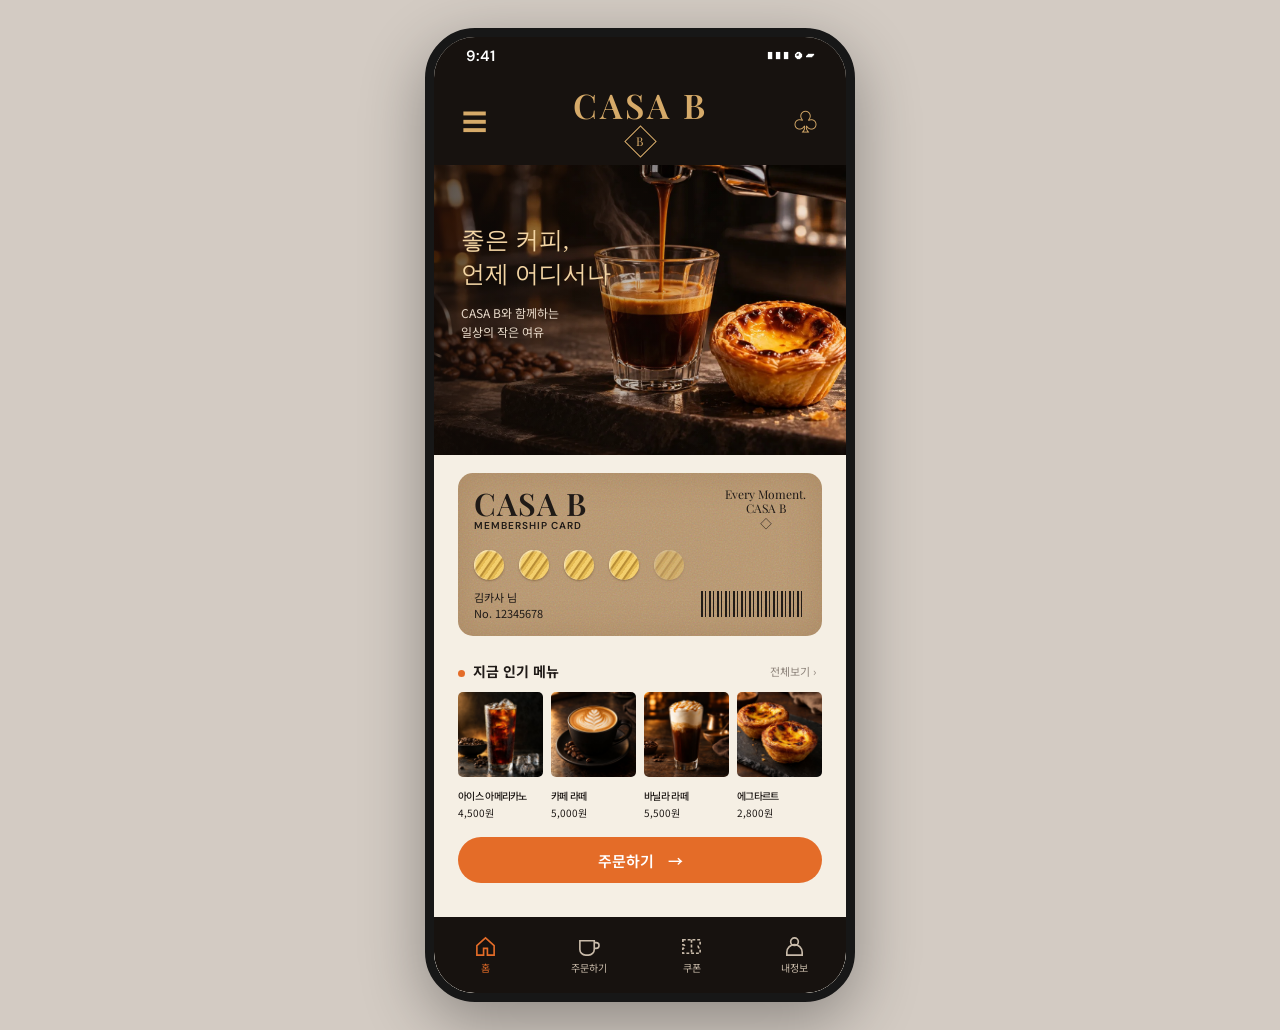
<file: app.html>
<!doctype html>
<html lang="ko"><head><meta charset="utf-8"><meta name="viewport" content="width=device-width,initial-scale=1,viewport-fit=cover"><title>CASA B | Every Moment.</title><style>
@import url('https://fonts.googleapis.com/css2?family=DM+Sans:wght@400;500;600;700&family=Noto+Sans+KR:wght@400;500;600;700&family=Playfair+Display:wght@400;500;600;700&display=swap');
:root{--black:#1f1a17;--gold:#d6aa69;--paper:#f5efe4;--orange:#e46c28;--kraft:#b99569}*{box-sizing:border-box}body{margin:0;background:#d3cbc3;font-family:'Noto Sans KR',sans-serif;color:var(--black)}button{font:inherit;cursor:pointer}.phone{width:min(100%,430px);min-height:100dvh;margin:auto;background:var(--paper);position:relative;overflow:hidden;box-shadow:0 12px 50px #0003}.status{height:38px;background:#17120f;color:white;display:flex;align-items:center;justify-content:space-between;padding:0 32px;font:600 15px 'DM Sans',sans-serif}.top{height:90px;background:#17120f;color:var(--gold);display:flex;align-items:center;justify-content:space-between;padding:0 23px}.iconbtn{background:none;border:0;color:inherit;padding:5px;font-size:25px}.brand{text-align:center;font:600 34px 'Playfair Display',serif;letter-spacing:3px;line-height:1}.diamond{font:12px 'Playfair Display',serif;display:block;width:23px;height:23px;line-height:20px;border:1px solid var(--gold);transform:rotate(45deg);margin:8px auto 0}.diamond span{display:block;transform:rotate(-45deg)}.hero{height:290px;position:relative;background:#241812 url('hero.png') center/cover no-repeat}.hero:before{content:'';position:absolute;inset:0;background:linear-gradient(90deg,#140d09b5,transparent 72%)}.heroCopy{position:absolute;top:58px;left:27px;color:#f3d5a4}.heroCopy h1{font-family:serif;font-size:24px;font-weight:500;line-height:1.43;margin:0 0 11px}.heroCopy p{font-size:12px;color:#e7d9c9;line-height:1.65;margin:0}.content{padding:18px 24px 110px;background:var(--paper)}.member{height:163px;position:relative;border-radius:15px;overflow:hidden;padding:15px 16px;background-color:#b9966c;background-image:url("data:image/svg+xml,%3Csvg viewBox='0 0 160 160' xmlns='http://www.w3.org/2000/svg'%3E%3Cfilter id='n'%3E%3CfeTurbulence type='fractalNoise' baseFrequency='.68' numOctaves='3' stitchTiles='stitch'/%3E%3C/filter%3E%3Crect width='100%25' height='100%25' filter='url(%23n)' opacity='.22'/%3E%3C/svg%3E");box-shadow:inset 0 0 35px #78533035}.member .name{font:600 31px 'Playfair Display',serif;letter-spacing:1px;line-height:1}.member small{display:block;font:600 10px 'DM Sans',sans-serif;letter-spacing:1px}.member .tag{position:absolute;right:16px;top:14px;font:12px/1.2 'Playfair Display',serif;text-align:center}.stamps{display:flex;gap:15px;margin-top:18px}.stamp{width:30px;height:30px;border-radius:50%;background:repeating-linear-gradient(125deg,#f3cf6d 0 3px,#b88d36 4px 5px,#e5bb54 6px 8px);box-shadow:inset 1px 1px 2px #fff9,0 1px 2px #59391670}.stamp.dim{opacity:.45}.member .person{position:absolute;bottom:15px;left:16px;font-size:11px}.barcode{position:absolute;right:17px;bottom:19px;width:104px;height:26px;background:repeating-linear-gradient(90deg,#211b17 0 2px,transparent 2px 4px,#211b17 4px 5px,transparent 5px 8px)}.sectionHead{display:flex;align-items:center;justify-content:space-between;margin:25px 0 11px}.sectionHead strong{font-size:14px}.dot{display:inline-block;width:7px;height:7px;background:var(--orange);border-radius:50%;margin-right:8px}.all{border:0;background:none;color:#8e847b;font-size:11px}.products{display:grid;grid-template-columns:repeat(4,minmax(0,1fr));gap:8px}.product{border:0;background:none;padding:0;text-align:left;color:inherit;min-width:0}.product img{width:100%;aspect-ratio:1;object-fit:cover;border-radius:5px;background:#d9c8b5}.product b{display:block;font-size:10px;font-weight:500;margin-top:6px;white-space:nowrap;letter-spacing:-.7px}.product span{display:block;font-size:10px;margin-top:2px}.cta{width:100%;height:46px;margin-top:17px;background:var(--orange);border:0;border-radius:25px;color:#fff;font-size:15px;font-weight:600}.cta span{margin-left:10px}.nav{position:absolute;bottom:0;left:0;right:0;height:76px;background:#17120f;color:#c9bbaa;display:grid;grid-template-columns:repeat(4,1fr);padding-bottom:env(safe-area-inset-bottom)}.nav button{border:0;background:none;color:inherit;font-size:10px;display:flex;align-items:center;justify-content:center;flex-direction:column;gap:2px}.nav button svg{width:23px;height:23px;stroke:currentColor;fill:none;stroke-width:1.7}.nav button.active{color:var(--orange)}.panel{min-height:600px;padding:30px 24px 110px;background:var(--paper)}.panel h2{font:600 28px 'Playfair Display',serif;margin:0 0 12px}.panel p{font-size:13px;color:#70645a}.menurow{display:flex;gap:14px;align-items:center;border-bottom:1px solid #d9cbbb;padding:13px 0}.menurow img{width:76px;height:76px;object-fit:cover;border-radius:8px}.menurow strong{font-size:14px}.menurow p{margin:4px 0}.add{margin-left:auto;border:1px solid var(--orange);color:var(--orange);border-radius:20px;background:transparent;padding:6px 12px}.summary{margin-top:20px;display:flex;justify-content:space-between;font-weight:700}.coupon{background:#c09d73;border-radius:12px;padding:22px;margin-top:22px}.field{display:block;width:100%;padding:13px;margin:12px 0;border:1px solid #d7c9b8;border-radius:7px;background:white}.back{border:0;background:none;font-size:13px;margin-bottom:25px}.notice{margin-top:14px;font-size:12px;color:#7c6d60}.overlay{position:absolute;inset:0;background:#0009;z-index:4;display:flex;align-items:center;justify-content:center;padding:25px}.modal{background:var(--paper);border-radius:15px;padding:24px;width:100%;max-width:350px}.modal img{width:100%;max-height:200px;object-fit:cover;border-radius:8px}.close{float:right;background:none;border:0;font-size:24px}.hidden{display:none!important}@media(min-width:600px){body{padding:28px}.phone{min-height:900px;border:9px solid #171717;border-radius:50px;box-shadow:0 20px 65px #0005}.nav{border-radius:0 0 40px 40px}.content{min-height:520px}}
</style></head><body><div class="phone"><div class="status"><span>9:41</span><span>▮▮▮ ◕ ▰</span></div><header class="top"><button class="iconbtn" id="menuBtn" aria-label="메뉴">☰</button><div class="brand">CASA B<div class="diamond"><span>B</span></div></div><button class="iconbtn" id="bagBtn" aria-label="장바구니">♧</button></header><main id="main"></main><nav class="nav" id="nav"><button data-tab="home" class="active"><svg viewBox="0 0 24 24"><path d="m3 11 9-8 9 8v10h-7v-7h-4v7H3z"/></svg>홈</button><button data-tab="order"><svg viewBox="0 0 24 24"><path d="M3 6h15v9a6 6 0 0 1-6 6H9a6 6 0 0 1-6-6zM18 8h2a3 3 0 0 1 0 6h-2"/></svg>주문하기</button><button data-tab="coupon"><svg viewBox="0 0 24 24"><path d="M3 5h18v5a2 2 0 0 0 0 4v5H3v-5a2 2 0 0 0 0-4zM12 5v14" stroke-dasharray="3 2"/></svg>쿠폰</button><button data-tab="account"><svg viewBox="0 0 24 24"><circle cx="12" cy="7" r="4"/><path d="M4 21v-3a8 8 0 0 1 16 0v3z"/></svg>내정보</button></nav><div id="overlay" class="overlay hidden"></div></div><script>
const products=[{name:'아이스 아메리카노',price:4500,img:'americano.png'},{name:'카페 라떼',price:5000,img:'latte.png'},{name:'바닐라 라떼',price:5500,img:'vanilla.png'},{name:'에그타르트',price:2800,img:'tart.png'}];let cart=[],tab='home';const main=document.querySelector('#main');const won=n=>n.toLocaleString('ko-KR')+'원';function show(t){tab=t;document.querySelectorAll('.nav button').forEach(b=>b.classList.toggle('active',b.dataset.tab===t));if(t==='home')main.innerHTML=`<section class="hero"><div class="heroCopy"><h1>좋은 커피,<br>언제 어디서나</h1><p>CASA B와 함께하는<br>일상의 작은 여유</p></div></section><div class="content"><div class="member"><div class="name">CASA B</div><small>MEMBERSHIP CARD</small><div class="tag">Every Moment.<br>CASA B<br>◇</div><div class="stamps">${Array.from({length:5},(_,i)=>`<i class="stamp ${i===4?'dim':''}"></i>`).join('')}</div><div class="person">김카사 님<br>No. 12345678</div><div class="barcode"></div></div><div class="sectionHead"><strong><i class="dot"></i>지금 인기 메뉴</strong><button class="all" onclick="show('order')">전체보기 ›</button></div><div class="products">${products.map((p,i)=>`<button class="product" onclick="detail(${i})"><img src="${p.img}" alt="${p.name}"><b>${p.name}</b><span>${won(p.price)}</span></button>`).join('')}</div><button class="cta" onclick="show('order')">주문하기 <span>→</span></button></div>`;else if(t==='order')main.innerHTML=`<div class="panel"><h2>ORDER</h2><p>원하는 메뉴를 선택해 주세요.</p>${products.map((p,i)=>`<div class="menurow"><img src="${p.img}" alt=""><div><strong>${p.name}</strong><p>${won(p.price)}</p></div><button class="add" onclick="add(${i})">담기 +</button></div>`).join('')}<div class="summary"><span>장바구니 ${cart.length}개</span><span>${won(cart.reduce((a,i)=>a+products[i].price,0))}</span></div><button class="cta" onclick="checkout()">주문 확인 →</button></div>`;else if(t==='coupon')main.innerHTML=`<div class="panel"><h2>COUPON</h2><p>CASA B 멤버십 혜택</p><div class="coupon"><strong>CASA B 멤버십 스탬프</strong><p>스탬프 4 / 5개</p><div class="stamps">${Array.from({length:5},(_,i)=>`<i class="stamp ${i===4?'dim':''}"></i>`).join('')}</div></div><p class="notice">쿠폰 및 적립 내역은 매장 회원 시스템 연동 후 제공됩니다.</p></div>`;else main.innerHTML=`<div class="panel"><h2>MY CASA B</h2><p>일상의 작은 여유를 함께합니다.</p><label>이름<input class="field" value="김카사"></label><label>휴대전화<input class="field" type="tel" placeholder="010-0000-0000"></label><button class="cta" onclick="alert('데모 화면입니다. 회원정보 저장은 서버 연동이 필요합니다.')">정보 확인</button></div>`}function add(i){cart.push(i);show('order')}function detail(i){let p=products[i];modal(`<button class="close" onclick="hide()">×</button><img src="${p.img}" alt="${p.name}"><h3>${p.name}</h3><p>${won(p.price)}</p><button class="cta" onclick="add(${i});hide()">장바구니 담기</button>`)}function checkout(){modal(`<button class="close" onclick="hide()">×</button><h3>주문 확인</h3><p>총 ${cart.length}개 · ${won(cart.reduce((a,i)=>a+products[i].price,0))}</p><p class="notice">실제 결제 및 주문 접수는 POS API 연동 후 가능합니다.</p><button class="cta" onclick="hide()">확인</button>`)}function modal(html){let e=document.querySelector('#overlay');e.innerHTML=`<div class="modal">${html}</div>`;e.classList.remove('hidden')}function hide(){document.querySelector('#overlay').classList.add('hidden')}document.querySelectorAll('.nav button').forEach(b=>b.onclick=()=>show(b.dataset.tab));document.querySelector('#bagBtn').onclick=()=>show('order');document.querySelector('#menuBtn').onclick=()=>modal('<button class="close" onclick="hide()">×</button><h3>CASA B</h3><p>Every Moment. CASA B</p><button class="cta" onclick="hide();show(\'order\')">메뉴 보기</button>');show('home');
</script></body></html>
</file>
